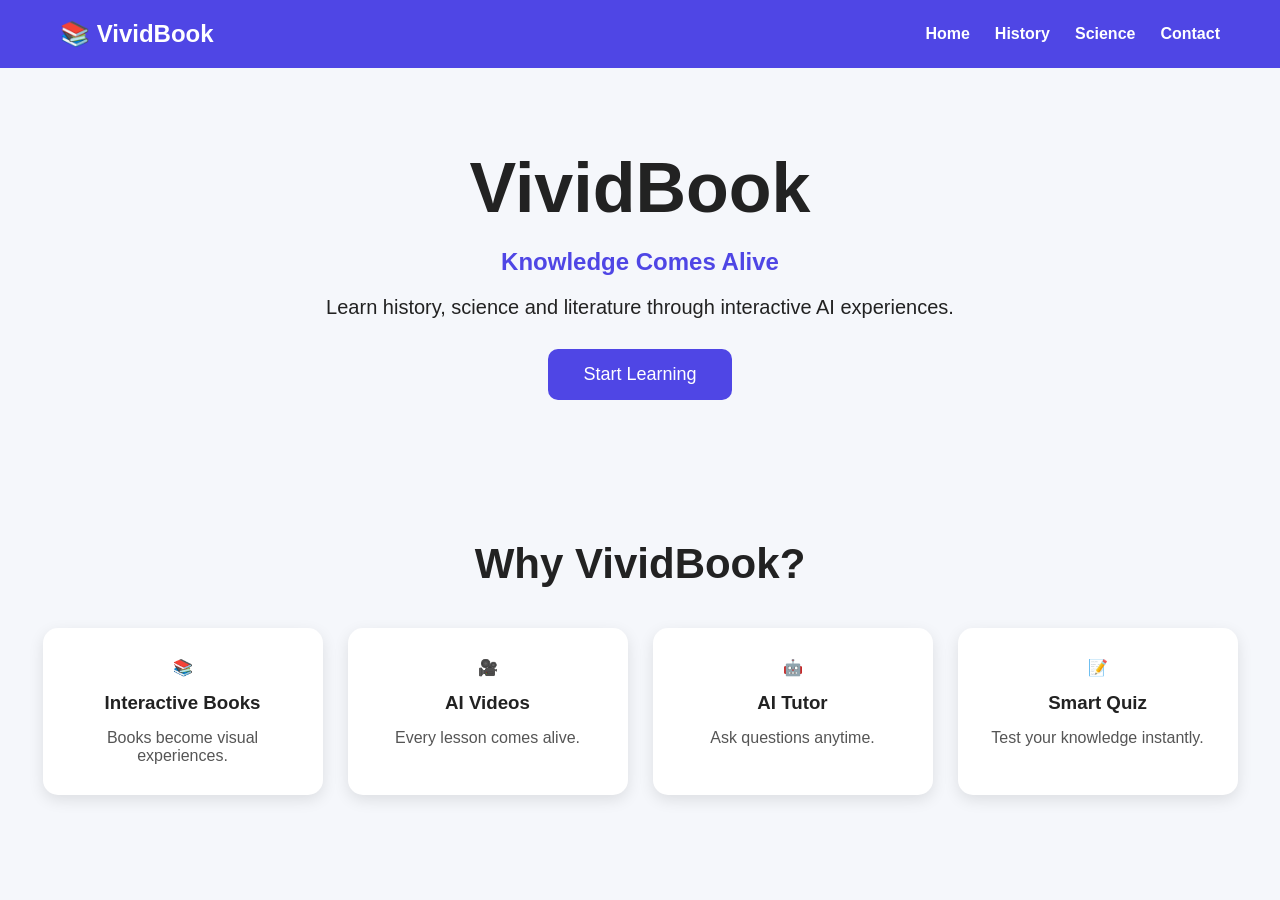
<file: index.html>
<!DOCTYPE html>
<html lang="en">
<head>
<meta charset="UTF-8">
<meta name="viewport" content="width=device-width, initial-scale=1.0">
<title>VividBook</title>

<link rel="stylesheet" href="style.css">

</head>
<body>
  <nav>
    <h2>📚 VividBook</h2>

    <div class="menu">
        <a href="index.html">Home</a>
        <a href="history.html">History</a>
        <a href="#">Science</a>
        <a href="#">Contact</a>
    </div>
</nav>  

<header>

<h1>VividBook</h1>

<p class="slogan">Knowledge Comes Alive</p>

<p class="description">
Learn history, science and literature through interactive AI experiences.
</p>
<a href="history.html">
    <button>Start Learning</button>
</a>



</header>

<section>

<h2>Why VividBook?</h2>

<div class="cards">

<div class="card">
📚
<h3>Interactive Books</h3>
<p>Books become visual experiences.</p>
</div>

<div class="card">
🎥
<h3>AI Videos</h3>
<p>Every lesson comes alive.</p>
</div>

<div class="card">
🤖
<h3>AI Tutor</h3>
<p>Ask questions anytime.</p>
</div>

<div class="card">
📝
<h3>Smart Quiz</h3>
<p>Test your knowledge instantly.</p>
</div>

</div>

</section>

</body>
</html>
</file>
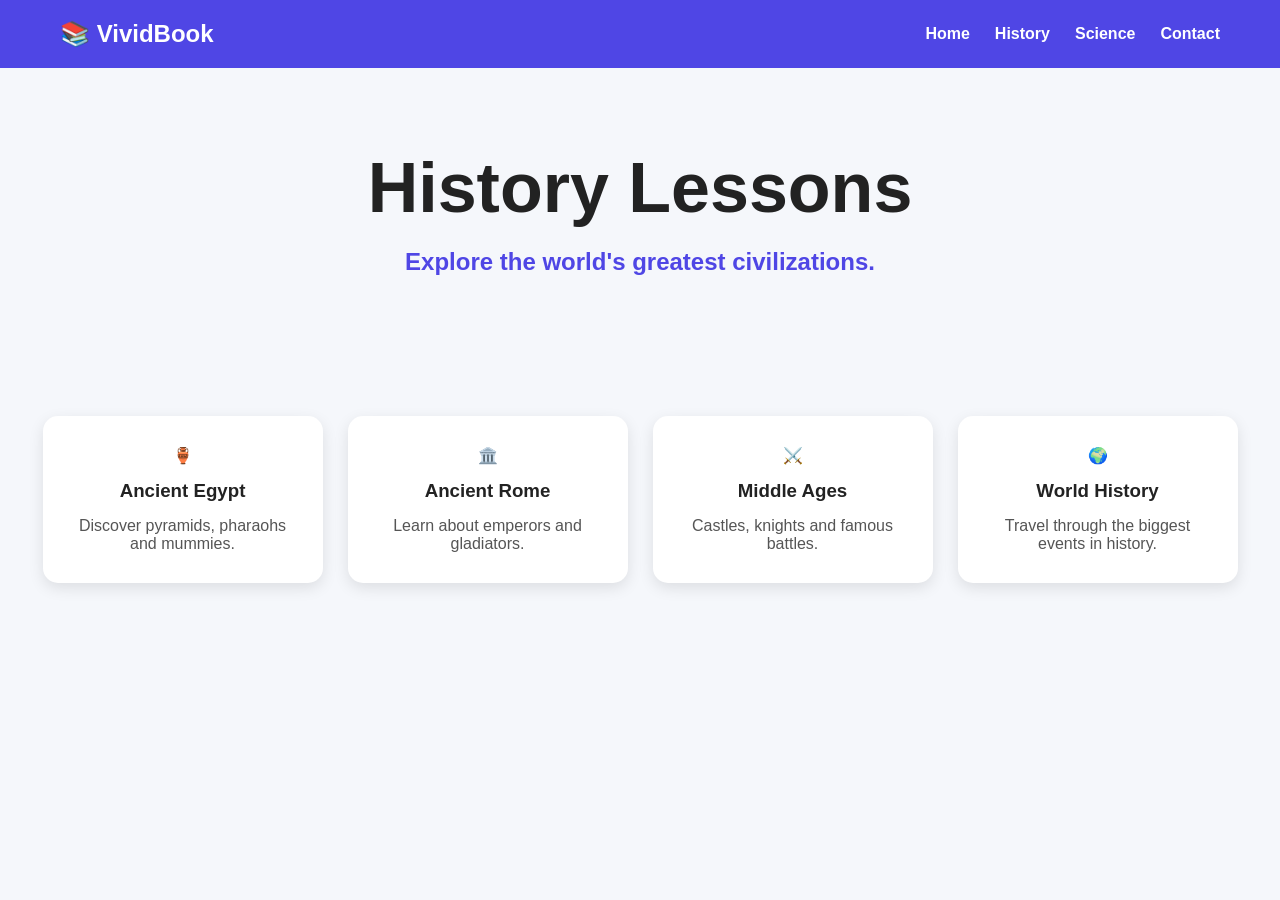
<file: history.html>
<!DOCTYPE html>
<html lang="en">
<head>
    <meta charset="UTF-8">
    <meta name="viewport" content="width=device-width, initial-scale=1.0">
    <title>History | VividBook</title>
    <link rel="stylesheet" href="style.css">
</head>
<body>

<nav>
    <h2>📚 VividBook</h2>

    <div class="menu">
        <a href="index.html">Home</a>
        <a href="history.html">History</a>
        <a href="#">Science</a>
        <a href="#">Contact</a>
    </div>
</nav>

<header>
    <h1>History Lessons</h1>

    <p class="slogan">
        Explore the world's greatest civilizations.
    </p>
</header>

<section>

    <div class="cards">

        <div class="card" onclick="showMessage('Ancient Egypt')">
            🏺
            <h3>Ancient Egypt</h3>
            <p>Discover pyramids, pharaohs and mummies.</p>
        </div>

        <div class="card" onclick="showMessage('Ancient Rome')">
            🏛️
            <h3>Ancient Rome</h3>
            <p>Learn about emperors and gladiators.</p>
        </div>

        <div class="card" onclick="showMessage('Middle Ages')">
            ⚔️
            <h3>Middle Ages</h3>
            <p>Castles, knights and famous battles.</p>
        </div>

        <div class="card" onclick="showMessage('World History')">
            🌍
            <h3>World History</h3>
            <p>Travel through the biggest events in history.</p>
        </div>

    </div>

</section>

<script src="script.js"></script>

</body>
</html>
</file>
<file: style.css>
*{
    margin:0;
    padding:0;
    box-sizing:border-box;
    font-family:Arial, sans-serif;
}

body{
    background:#f5f7fb;
    color:#222;
}

/* Navbar */

nav{
    display:flex;
    justify-content:space-between;
    align-items:center;
    padding:20px 60px;
    background:#4F46E5;
}

nav h2{
    color:white;
}

.menu{
    display:flex;
    gap:25px;
}

.menu a{
    color:white;
    text-decoration:none;
    font-weight:bold;
    transition:0.3s;
}

.menu a:hover{
    color:#FFD700;
}

/* Header */

header{
    text-align:center;
    padding:80px 20px;
}

header h1{
    font-size:70px;
    margin-bottom:20px;
}

.slogan{
    color:#4F46E5;
    font-size:24px;
    font-weight:bold;
}

.description{
    width:60%;
    margin:auto;
    font-size:20px;
    margin-top:20px;
}

button{
    margin-top:30px;
    background:#4F46E5;
    color:white;
    border:none;
    padding:15px 35px;
    border-radius:10px;
    font-size:18px;
    cursor:pointer;
    transition:0.3s;
}

button:hover{
    background:#3730a3;
    transform:scale(1.08);
}

/* Section */

section{
    padding:60px 20px;
}

section h2{
    text-align:center;
    margin-bottom:40px;
    font-size:42px;
}

/* Cards */

.cards{
    display:flex;
    justify-content:center;
    gap:25px;
    flex-wrap:wrap;
}

.card{
    width:280px;
    background:white;
    border-radius:15px;
    padding:30px;
    text-align:center;
    box-shadow:0 5px 15px rgba(0,0,0,0.1);
    transition:0.3s;
}

.card:hover{
    transform:translateY(-10px);
}

.card h3{
    margin:15px 0;
}

.card p{
    color:#555;
}

/* Mobile */

@media(max-width:768px){

    nav{
        flex-direction:column;
        gap:15px;
    }

    .menu{
        flex-direction:column;
        text-align:center;
    }

    header h1{
        font-size:45px;
    }

    .description{
        width:90%;
    }
}

/* Footer */

footer{
    background:#4F46E5;
    color:white;
    text-align:center;
    padding:25px;
    margin-top:80px;
}

footer p{
    font-size:16px;
}
</file>
